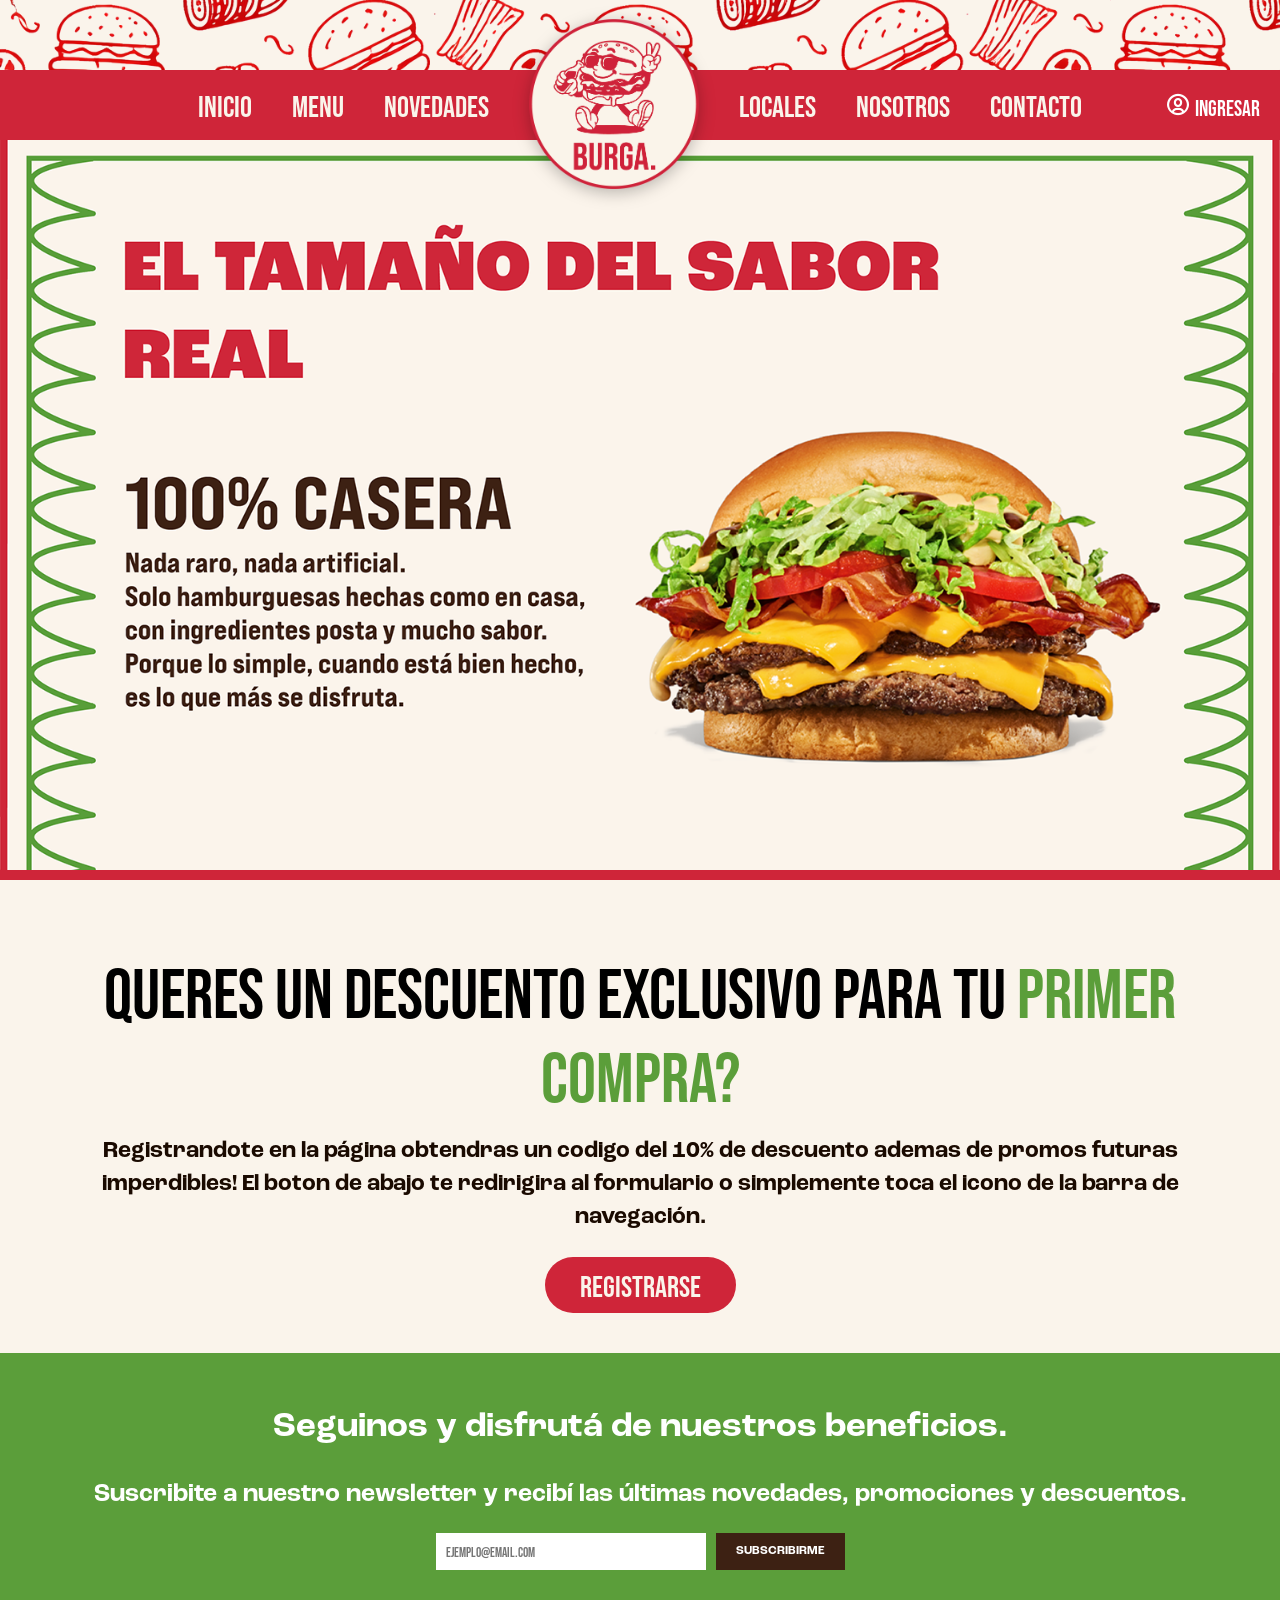
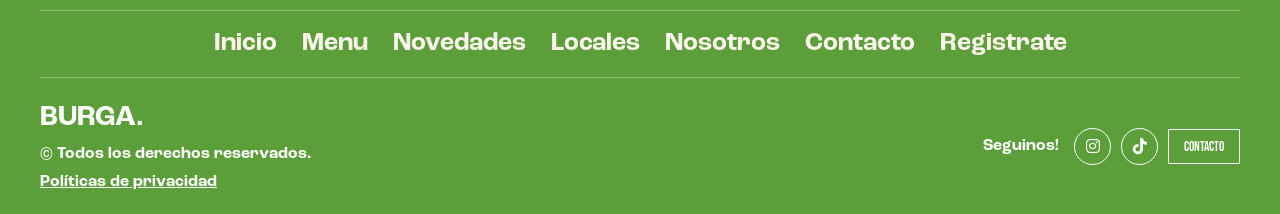
<file: index.html>
<!DOCTYPE html>
<html lang="es">
<head>
  <link rel="stylesheet" href="styles.css">
  <meta charset="UTF-8">
  <meta name="viewport" content="width=device-width, initial-scale=1.0">
  <link rel="icon" type="image/png" sizes="32x32" href="img/logo.png">
  <link rel="stylesheet" href="https://cdnjs.cloudflare.com/ajax/libs/font-awesome/6.5.0/css/all.min.css">
  <link href="https://unpkg.com/boxicons@2.1.4/css/boxicons.min.css" rel="stylesheet">
  <title>BURGA.</title>
</head>
<body>
  <header>
    <div class="backgroundback"></div>
    <div class="navhead">
      <nav class="nav1">
        <a href="index.html" class="home">INICIO</a>
        <a href="menu.html" class="home">MENU</a>
        <a href="novedades.html" class="home">NOVEDADES</a>
        <a href="index.html" class="logoarriba">
          <img src="img/logo.png" alt="Logo Burga">
        </a>
        <a href="locales.html" class="home">LOCALES</a>
        <a href="nosotros.html" class="home">NOSOTROS</a>
        <a href="contacto.html" class="home">CONTACTO</a>
        <a href="login.html" class="login-btn">
          <i class="bx bx-user-circle"></i>
          <span>INGRESAR</span>
        </a>
      </nav>
    </div>
  </header>

  <div class="medio">
    <a href="menu.html">
      <img src="img/promo.png" alt="promocion">
    </a>
  </div>

  <hr class="linearoja">

  <div class="promocion">
    <h1 class="titular">
      QUERES UN DESCUENTO EXCLUSIVO PARA TU <span style="color: #5b9e3a;">PRIMER COMPRA?</span>
    </h1>
    <p class="mensajepromocion">
      Registrandote en la página obtendras un codigo del <span>10% de descuento</span> ademas de promos futuras imperdibles!
      El boton de abajo te redirigira al formulario o simplemente toca el icono de la barra de navegación.
    </p>
    <a href="formulario.html">
      <button class="btn-registrar">REGISTRARSE</button>
    </a>
  </div>

  <footer class="footer">
    <div class="footer-newsletter">
      <h2>Seguinos y disfrutá de nuestros beneficios.</h2>
      <p>Suscribite a nuestro newsletter y recibí las últimas novedades, promociones y descuentos.</p>
      <div class="newsletter-form">
        <input type="email" id="contacto" placeholder="EJEMPLO@EMAIL.COM">
        <button onclick="suscribirse()">SUBSCRIBIRME</button>
      </div>
    </div>
    <div class="footer-nav">
      <ul>
        <li><a href="index.html" class="botnav">Inicio</a></li>
        <li><a href="menu.html" class="botnav">Menu</a></li>
        <li><a href="novedades.html" class="botnav">Novedades</a></li>
        <li><a href="locales.html" class="botnav">Locales</a></li>
        <li><a href="nosotros.html" class="botnav">Nosotros</a></li>
        <li><a href="contacto.html" class="botnav">Contacto</a></li>
        <li><a href="formulario.html" class="botnav">Registrate</a></li>
      </ul>
    </div>
    <div class="footer-bottom">
      <div class="footer-left">
        <h3>BURGA.</h3>
        <p>© Todos los derechos reservados.</p>
        <a href="#">Políticas de privacidad</a>
      </div>
      <div class="footer-right">
        <span class="seguinos">Seguinos!</span>
        <div class="socials">
          <a href="https://www.instagram.com/burgaa.oficial" target="_blank">
            <i class="fab fa-instagram"></i>
          </a>
          <a href="#Tik Tok"><i class="fab fa-tiktok"></i></a>
          <button class="btn-outline">CONTACTO</button>
        </div>
      </div>
    </div>
  </footer>

  <script src="https://code.jquery.com/jquery-3.7.1.min.js"></script>
  <script src="script.js"></script>
</body>
</html>
</file>
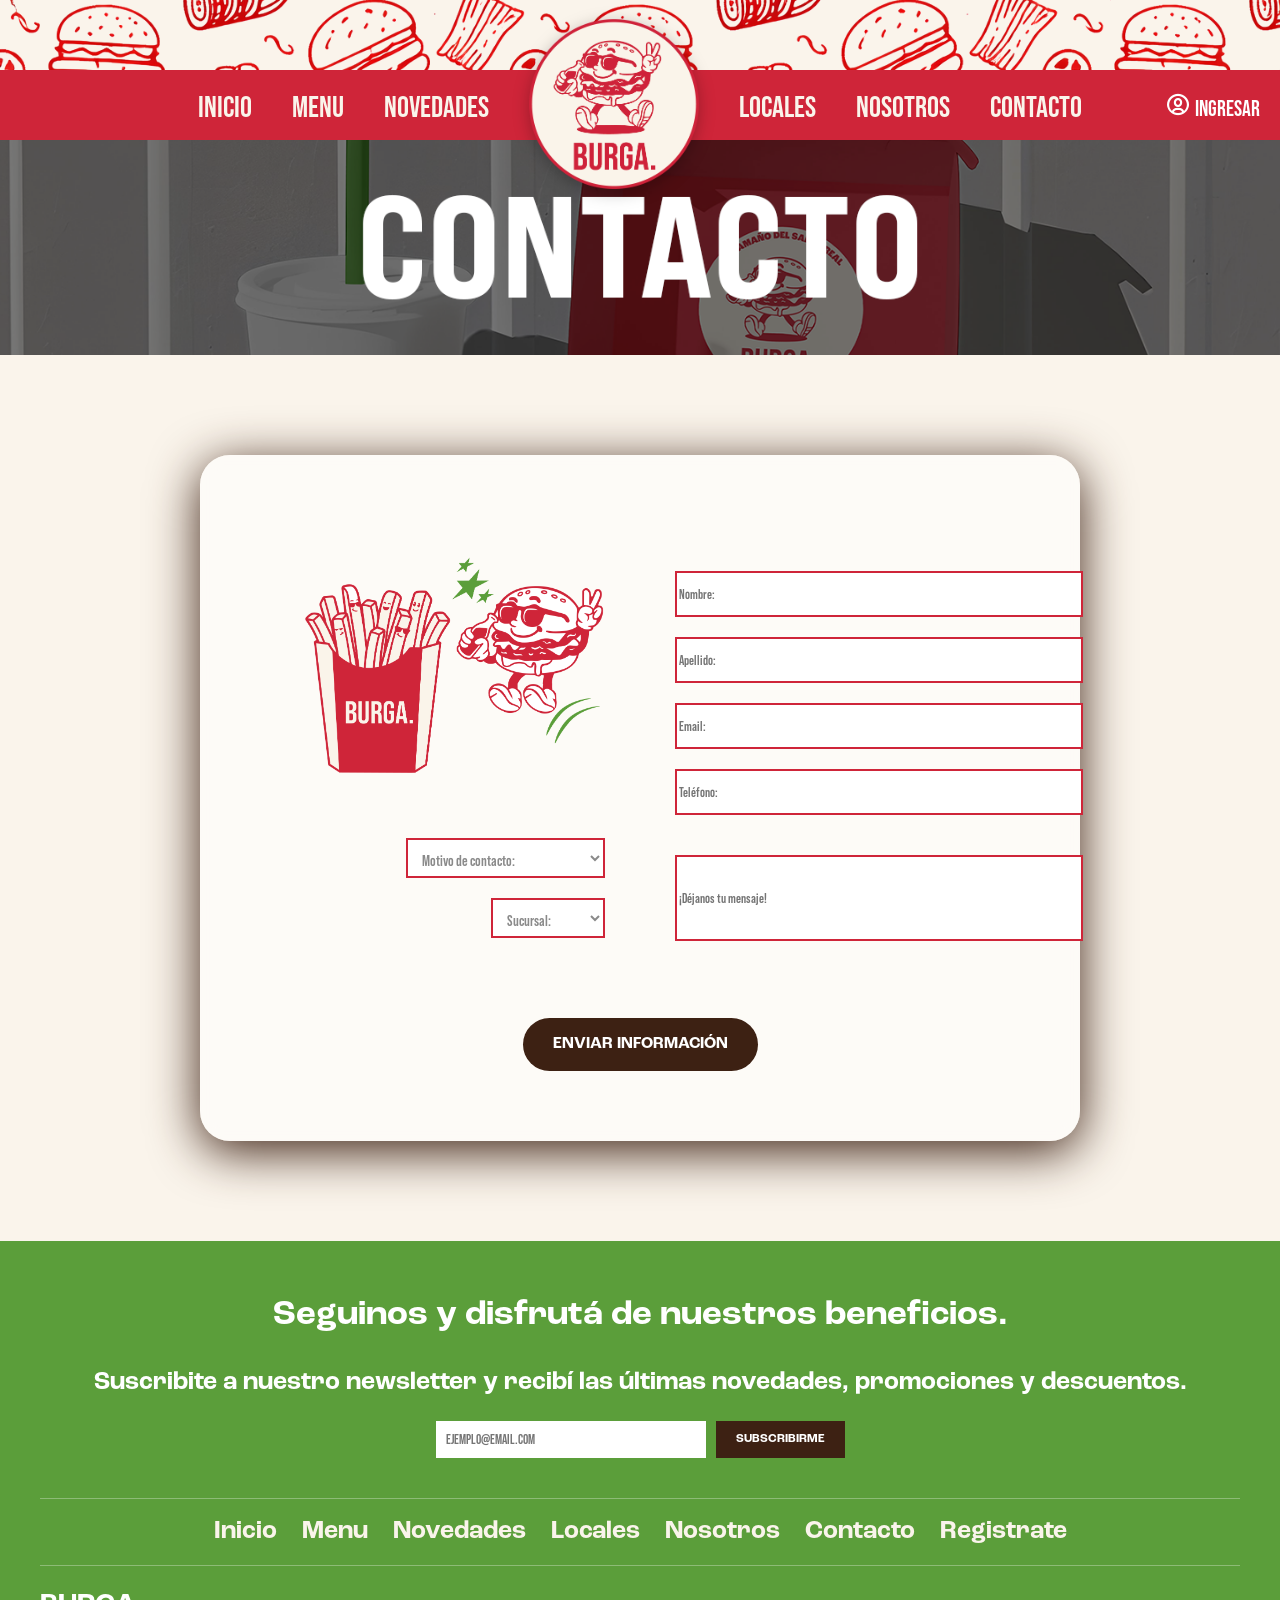
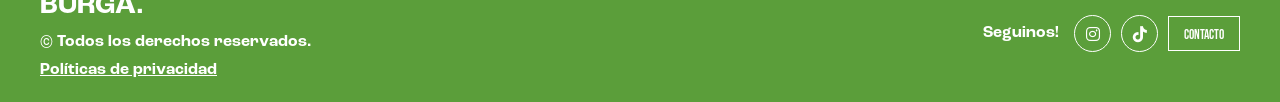
<file: contacto.html>
<!DOCTYPE html>
<html lang="es">
<head>
  <link rel="stylesheet" href="styles.css">
  <meta charset="UTF-8">
  <meta name="viewport" content="width=device-width, initial-scale=1.0">
  <link rel="icon" type="image/png" sizes="32x32" href="img/logo.png">
  <link rel="stylesheet" href="https://cdnjs.cloudflare.com/ajax/libs/font-awesome/6.5.0/css/all.min.css">
  <link href="https://unpkg.com/boxicons@2.1.4/css/boxicons.min.css" rel="stylesheet">
  <title>BURGA. — Contacto</title>
</head>
<body class="contacto-full">

  <header>
    <div class="backgroundback"></div>
    <div class="navhead">
      <nav class="nav1">
        <a href="index.html" class="home">INICIO</a>
        <a href="menu.html" class="home">MENU</a>
        <a href="novedades.html" class="home">NOVEDADES</a>
        <a href="index.html" class="logoarriba">
          <img src="img/logo.png" alt="Logo Burga">
        </a>
        <a href="locales.html" class="home">LOCALES</a>
        <a href="nosotros.html" class="home">NOSOTROS</a>
        <a href="contacto.html" class="home">CONTACTO</a>
        <a href="login.html" class="login-btn">
          <i class="bx bx-user-circle"></i>
          <span>INGRESAR</span>
        </a>
      </nav>
    </div>
  </header>

  <!-- Banner -->
  <div class="local">
    <img src="img/contacto.png" alt="Banner Contacto">
  </div>

  <div class="body-contacto">
    <div class="cajoncontacto">
      <div class="bodycontacto">

        <!-- Izquierda: imagen y selects -->
        <div class="izq">
          <div class="papitas">
            <img src="img/Papitas.png" alt="Papitas Contacto">
          </div>

          <div class="form1">
            <form>
              <select name="motivo" id="motivo">
                <option disabled selected hidden value="">Motivo de contacto:</option>
                <option value="proveedor">Ofrecer servicio como proveedor.</option>
                <option value="problema">Tuve un problema</option>
                <option value="otro">Otro motivo</option>
              </select>
            </form>
          </div>

          <div class="form1">
            <form>
              <select name="sucursal" id="sucursal">
                <option disabled selected hidden value="">Sucursal:</option>
                <option value="madero">Puerto Madero</option>
                <option value="belgrano">Belgrano</option>
              </select>
            </form>
          </div>
        </div>

        <!-- Derecha: inputs -->
        <div class="der">
          <div class="form1">
            <form>
              <input type="text" id="nombre" placeholder="Nombre:">
            </form>
          </div>
          <div class="form1">
            <form>
              <input type="text" id="apellido" placeholder="Apellido:">
            </form>
          </div>
          <div class="form1">
            <form>
              <input type="email" id="email" placeholder="Email:">
            </form>
          </div>
          <div class="form1">
            <form>
              <input type="number" id="numero" placeholder="Teléfono:">
            </form>
          </div>
          <div class="form2">
            <form>
              <input type="text" id="mensaje" placeholder="¡Déjanos tu mensaje!">
            </form>
          </div>
        </div>

      </div>

      <div class="enviarinfo">
        <button onclick="validarformulario()" id="btn-enviar">ENVIAR INFORMACIÓN</button>
      </div>
    </div>
  </div>

  <footer class="footer">
    <div class="footer-newsletter">
      <h2>Seguinos y disfrutá de nuestros beneficios.</h2>
      <p>Suscribite a nuestro newsletter y recibí las últimas novedades, promociones y descuentos.</p>
      <div class="newsletter-form">
        <input type="email" id="contacto" placeholder="EJEMPLO@EMAIL.COM">
        <button onclick="suscribirse()">SUBSCRIBIRME</button>
      </div>
    </div>

    <div class="footer-nav">
      <ul>
        <li><a href="index.html" class="botnav">Inicio</a></li>
        <li><a href="menu.html" class="botnav">Menu</a></li>
        <li><a href="novedades.html" class="botnav">Novedades</a></li>
        <li><a href="locales.html" class="botnav">Locales</a></li>
        <li><a href="nosotros.html" class="botnav">Nosotros</a></li>
        <li><a href="contacto.html" class="botnav">Contacto</a></li>
        <li><a href="formulario.html" class="botnav">Registrate</a></li>
      </ul>
    </div>

    <div class="footer-bottom">
      <div class="footer-left">
        <h3>BURGA.</h3>
        <p>© Todos los derechos reservados.</p>
        <a href="#">Políticas de privacidad</a>
      </div>
      <div class="footer-right">
        <span class="seguinos">Seguinos!</span>
        <div class="socials">
          <a href="https://www.instagram.com/burgaa.oficial" target="_blank">
            <i class="fab fa-instagram"></i>
          </a>
          <a href="#Tik Tok"><i class="fab fa-tiktok"></i></a>
          <button class="btn-outline">CONTACTO</button>
        </div>
      </div>
    </div>
  </footer>

  <script src="https://code.jquery.com/jquery-3.7.1.min.js"></script>
  <script src="script.js"></script>

</body>
</html>
</file>
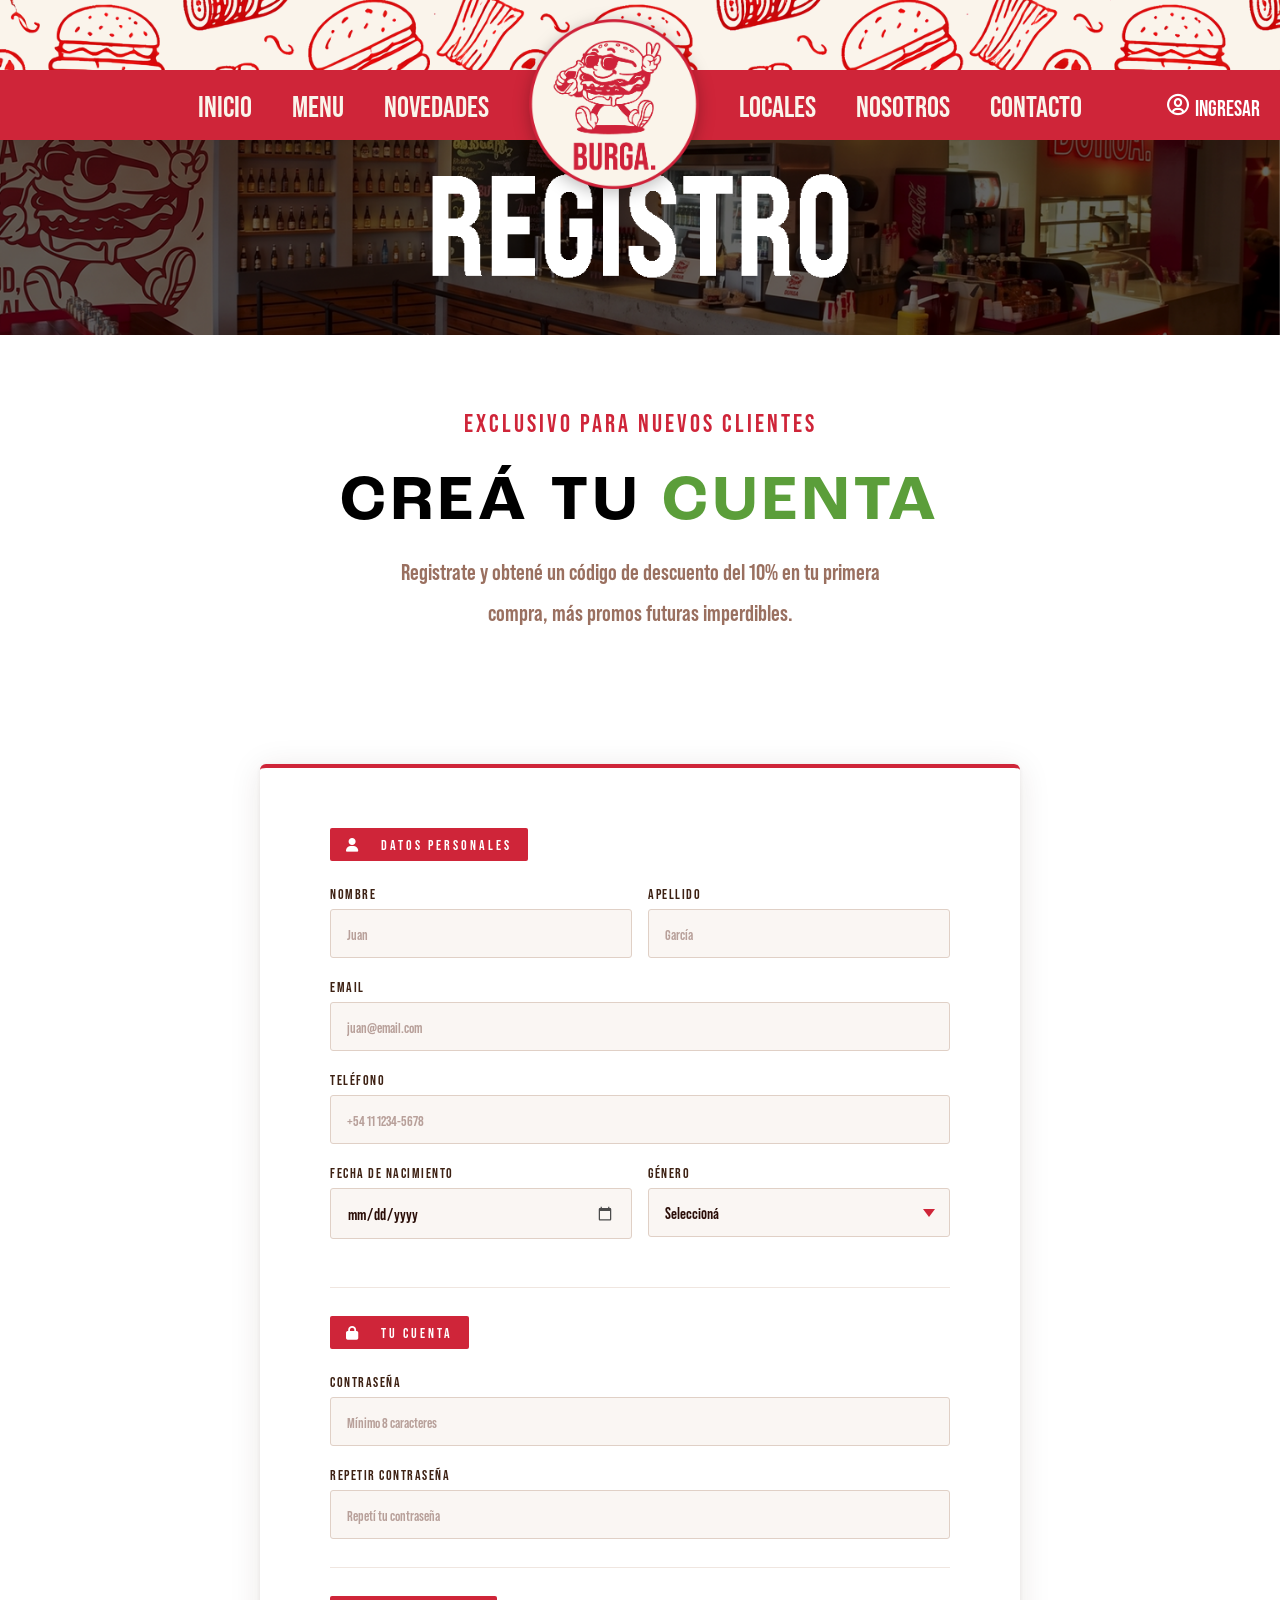
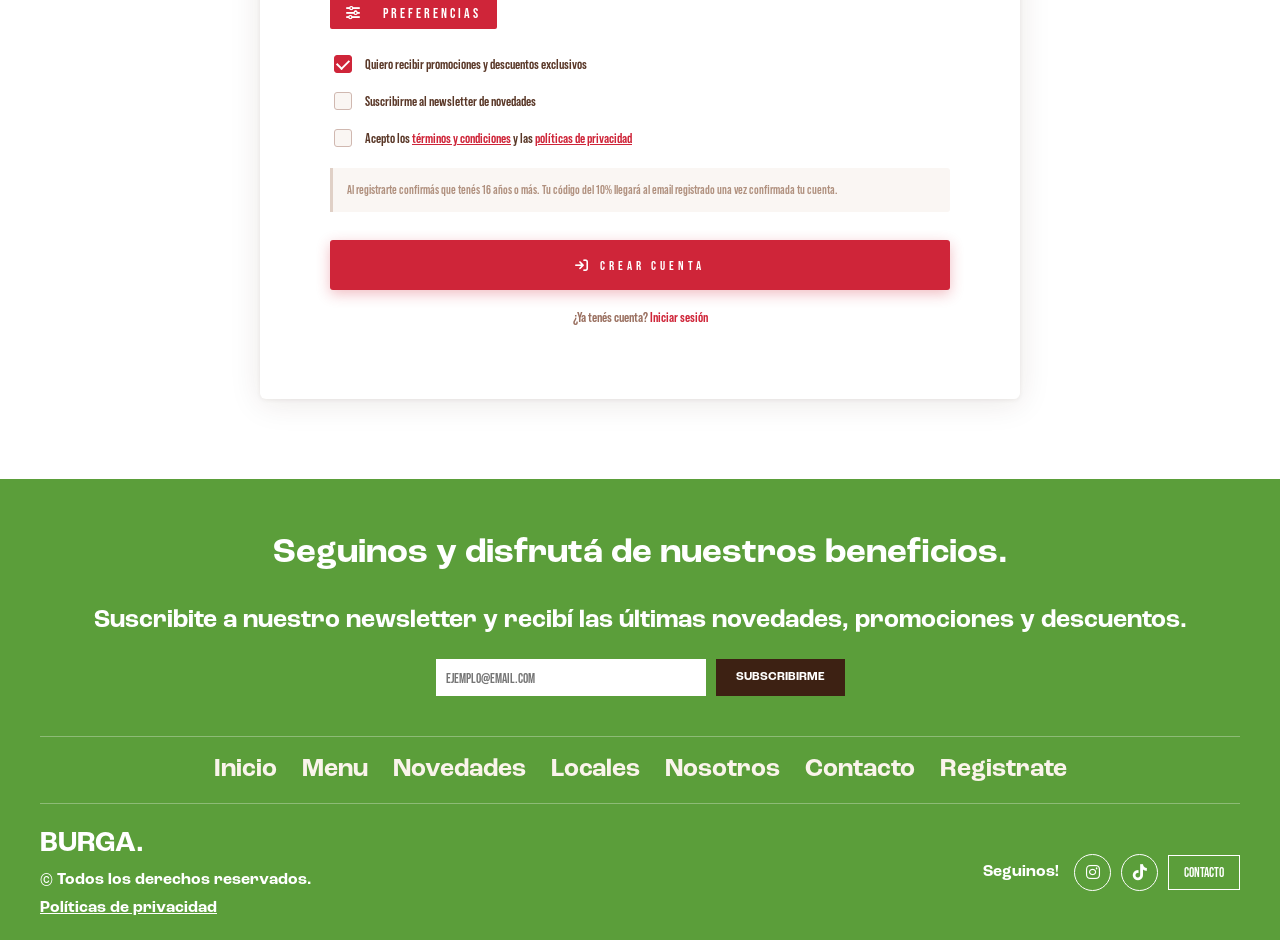
<file: formulario.html>
<!DOCTYPE html>
<html lang="es">
<head>
  <link rel="stylesheet" href="styles.css">
  <meta charset="UTF-8">
  <meta name="viewport" content="width=device-width, initial-scale=1.0">
  <link rel="icon" type="image/png" sizes="32x32" href="img/logo.png">
  <link rel="stylesheet" href="https://cdnjs.cloudflare.com/ajax/libs/font-awesome/6.5.0/css/all.min.css">
  <link href="https://unpkg.com/boxicons@2.1.4/css/boxicons.min.css" rel="stylesheet">
  <title>BURGA. — Registrate</title>
</head>
<body>
  <header>
    <div class="backgroundback"></div>
    <div class="navhead">
      <nav class="nav1">
        <a href="index.html" class="home">INICIO</a>
        <a href="menu.html" class="home">MENU</a>
        <a href="novedades.html" class="home">NOVEDADES</a>
        <a href="index.html" class="logoarriba">
          <img src="img/logo.png" alt="Logo Burga">
        </a>
        <a href="locales.html" class="home">LOCALES</a>
        <a href="nosotros.html" class="home">NOSOTROS</a>
        <a href="contacto.html" class="home">CONTACTO</a>
        <a href="login.html" class="login-btn">
          <i class="bx bx-user-circle"></i>
          <span>INGRESAR</span>
        </a> 
      </nav>
    </div>
  </header>

<div class="formulario">
  <img src="img/registro1.png" alt="Banner Registro">
</div>

<div class="form-hero">
    <span class="hero-badge">Exclusivo para nuevos clientes</span>
    <h1>CREÁ TU <span>CUENTA</span></h1>
    <p>Registrate y obtené un código de descuento del 10% en tu primera compra, más promos futuras imperdibles.</p>
</div>

<div class="bodyformulario">

    <div id="formContenedor" class="form-contenedor">
      <div class="cajonformulario">

        <span class="sec-titulo"><i class="fa-solid fa-user"></i>&nbsp; Datos personales</span>

        <div class="fila-dos">
          <div class="campo-form">
            <label for="nombre">Nombre</label>
            <input type="text" id="nombre" name="nombre" placeholder="Juan" autocomplete="given-name">
            <p class="error-msg" id="err-nombre">Campo requerido</p>
          </div>
          <div class="campo-form">
            <label for="apellido">Apellido</label>
            <input type="text" id="apellido" name="apellido" placeholder="García" autocomplete="family-name">
            <p class="error-msg" id="err-apellido">Campo requerido</p>
          </div>
        </div>

        <div class="campo-form">
          <label for="email">Email</label>
          <input type="email" id="email" name="email" placeholder="juan@email.com" autocomplete="email">
          <p class="error-msg" id="err-email">Ingresá un email válido</p>
        </div>

        <div class="campo-form">
          <label for="telefono">Teléfono</label>
          <input type="tel" id="telefono" name="telefono" placeholder="+54 11 1234-5678" autocomplete="tel">
        </div>

        <div class="fila-dos">
          <div class="campo-form">
            <label for="fecha">Fecha de nacimiento</label>
            <input type="date" id="fecha" name="fecha" autocomplete="bday">
          </div>
          <div class="campo-form">
            <label for="genero">Género</label>
            <select id="genero" name="genero">
              <option value="" disabled selected>Seleccioná</option>
              <option value="masculino">Masculino</option>
              <option value="femenino">Femenino</option>
              <option value="no_binario">No binario</option>
              <option value="prefiero_no_decir">Prefiero no decir</option>
            </select>
          </div>
        </div>

        <div class="divisor-form"></div>

        <span class="sec-titulo"><i class="fa-solid fa-lock"></i>&nbsp; Tu cuenta</span>

        <div class="campo-form">
          <label for="password">Contraseña</label>
          <input type="password" id="password" name="password" placeholder="Mínimo 8 caracteres" autocomplete="new-password">
          <p class="error-msg" id="err-password">La contraseña debe tener al menos 8 caracteres</p>
        </div>

        <div class="campo-form">
          <label for="password2">Repetir contraseña</label>
          <input type="password" id="password2" name="password2" placeholder="Repetí tu contraseña" autocomplete="new-password">
          <p class="error-msg" id="err-password2">Las contraseñas no coinciden</p>
        </div>

        <div class="divisor-form"></div>

        <span class="sec-titulo"><i class="fa-solid fa-sliders"></i>&nbsp; Preferencias</span>

        <div class="check-grupo">
          <label class="check-item">
            <input type="checkbox" id="chkPromo" name="promo" checked>
            <span class="check-label">Quiero recibir promociones y descuentos exclusivos</span>
          </label>
          <label class="check-item">
            <input type="checkbox" id="chkNews" name="newsletter">
            <span class="check-label">Suscribirme al newsletter de novedades</span>
          </label>
          <label class="check-item">
            <input type="checkbox" id="chkTyc" name="tyc">
            <span class="check-label">
              Acepto los <a href="#">términos y condiciones</a> y las <a href="#">políticas de privacidad</a>
            </span>
          </label>
        </div>
        <p class="error-msg" id="err-tyc" style="margin-top:8px;">Tenés que aceptar los términos para continuar</p>

        <p class="texto-legal">
          Al registrarte confirmás que tenés 16 años o más. Tu código del 10% llegará al email registrado una vez confirmada tu cuenta.
        </p>

        <button class="btn-registrar-form" onclick="registrar()">
          <i class="fa-solid fa-arrow-right-to-bracket" style="margin-right:8px;"></i>CREAR CUENTA
        </button>

        <p class="link-login">¿Ya tenés cuenta? <a href="login.html">Iniciar sesión</a></p>

      </div>
    </div>

    
    <div class="exito-box" id="exitoBox">
      <div class="exito-icono">✓</div>
      <div class="exito-titulo" id="exito-titulo">¡BIENVENIDO/A!</div>
      <p class="exito-texto">
        Tu cuenta fue creada con éxito. Te enviamos el código de descuento al email registrado. ¡Usalo en tu primera orden!
      </p>
      <div class="cupon-box">BURGA10</div>
      <p class="cupon-hint">10% de descuento en el total de tu compra!</p>
    </div>

  </div>

  <footer class="footer">
    <div class="footer-newsletter">
      <h2>Seguinos y disfrutá de nuestros beneficios.</h2>
      <p>Suscribite a nuestro newsletter y recibí las últimas novedades, promociones y descuentos.</p>
      <div class="newsletter-form">
        <input type="email" id="contacto" placeholder="EJEMPLO@EMAIL.COM">
        <button onclick="suscribirse()">SUBSCRIBIRME</button>
      </div>
    </div>

    <div class="footer-nav">
      <ul>
        <li><a href="index.html" class="botnav">Inicio</a></li>
        <li><a href="menu.html" class="botnav">Menu</a></li>
        <li><a href="novedades.html" class="botnav">Novedades</a></li>
        <li><a href="locales.html" class="botnav">Locales</a></li>
        <li><a href="nosotros.html" class="botnav">Nosotros</a></li>
        <li><a href="contacto.html" class="botnav">Contacto</a></li>
        <li><a href="formulario.html" class="botnav">Registrate</a></li>  
      </ul>
    </div>

    <div class="footer-bottom">
      <div class="footer-left">
        <h3>BURGA.</h3>
        <p>© Todos los derechos reservados.</p>
        <a href="#">Políticas de privacidad</a>
      </div>
      <div class="footer-right">
        <span class="seguinos">Seguinos!</span>
        <div class="socials">
          <a href="https://www.instagram.com/burgaa.oficial" target="_blank">
            <i class="fab fa-instagram"></i>
          </a>
          <a href="#TikTok"><i class="fab fa-tiktok"></i></a>
          <button class="btn-outline">CONTACTO</button>
        </div>
      </div>
    </div>
  </footer>

  <script src="script.js"></script>
</body>
</html>
</file>
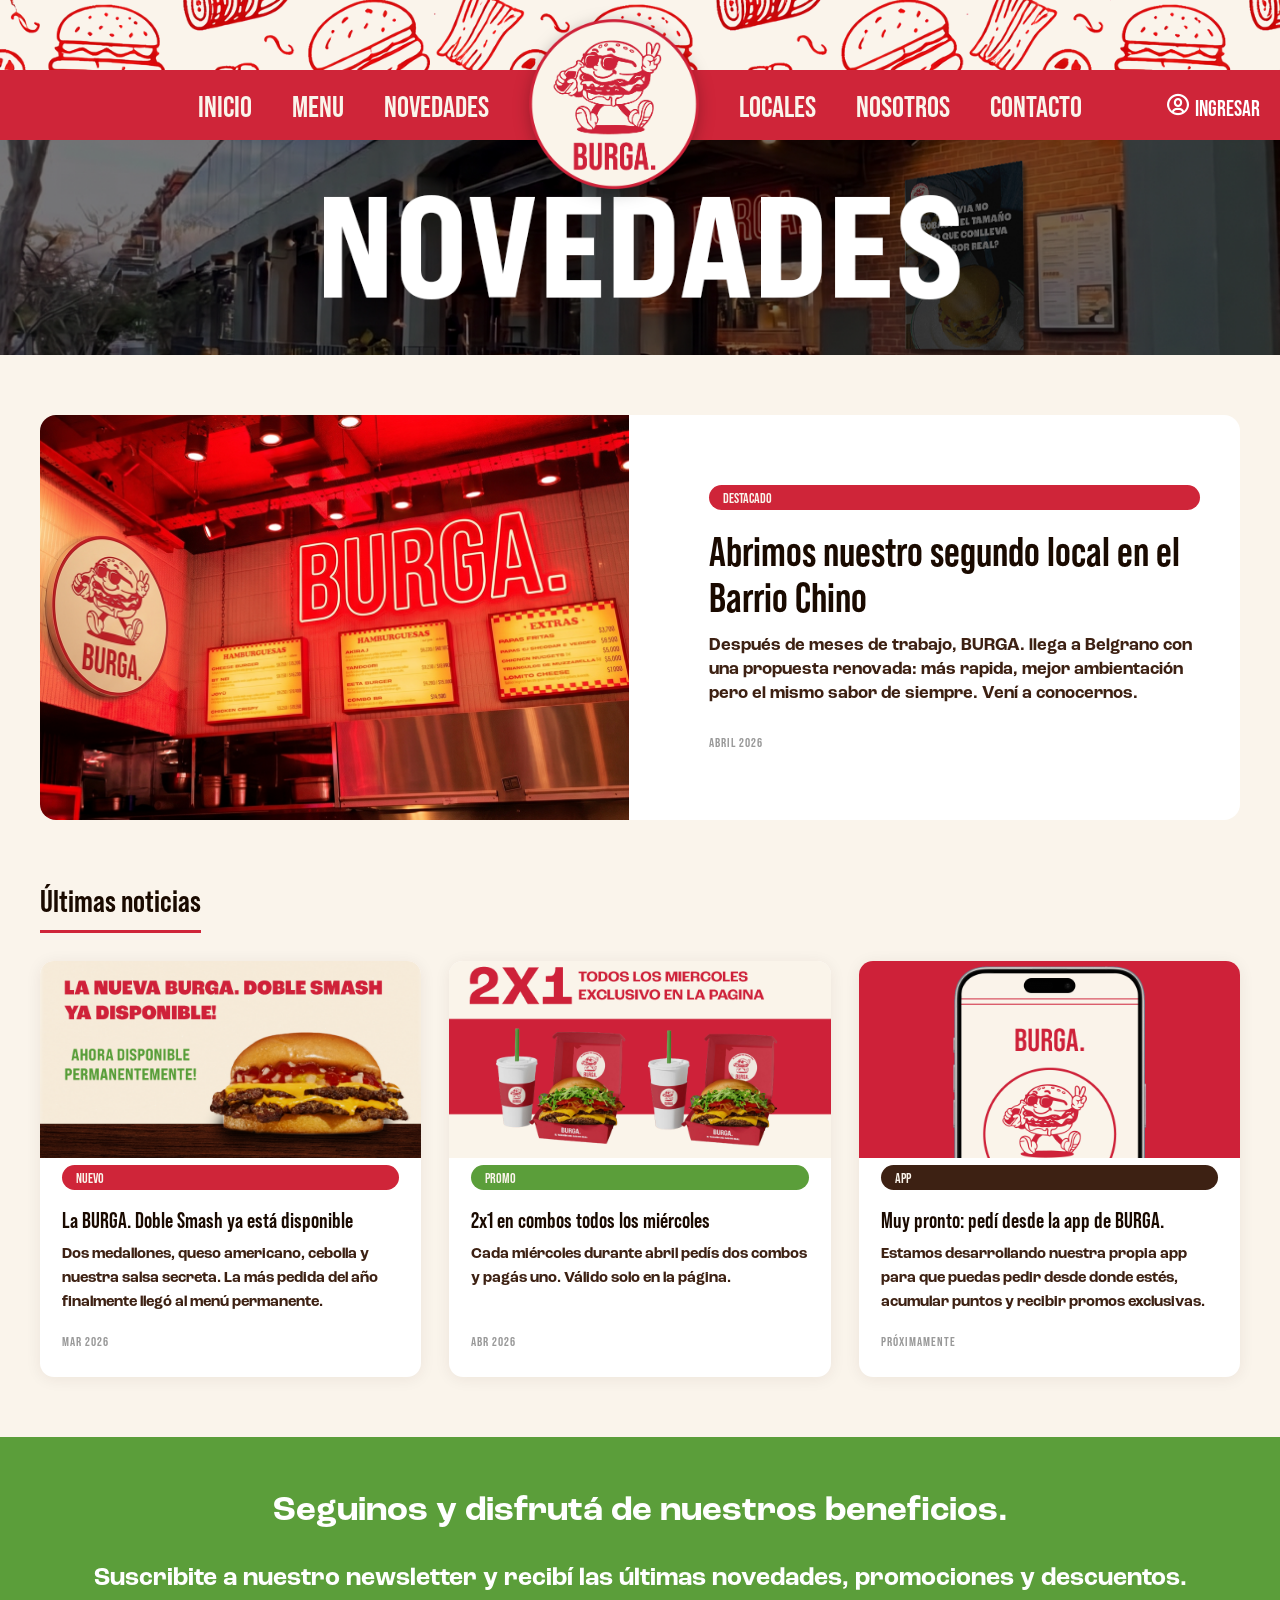
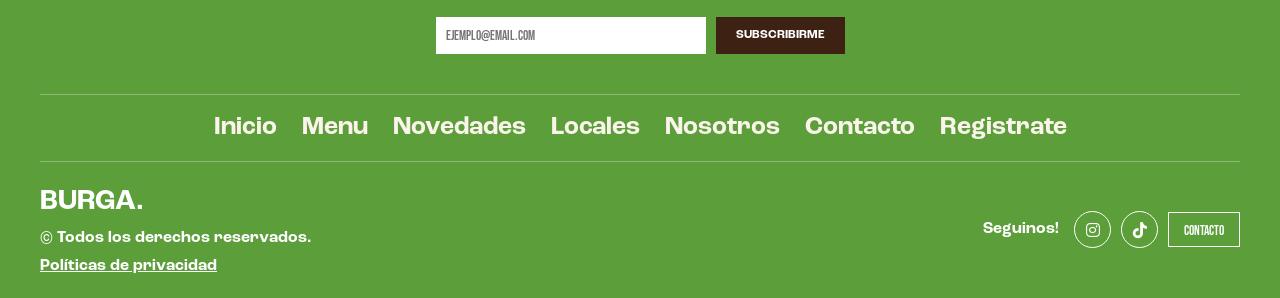
<file: novedades.html>
<!DOCTYPE html>
<html lang="es">
<head>
  <link rel="stylesheet" href="styles.css">
  <meta charset="UTF-8">
  <meta name="viewport" content="width=device-width, initial-scale=1.0">
  <link rel="icon" type="image/png" sizes="32x32" href="img/logo.png">
  <link rel="stylesheet" href="https://cdnjs.cloudflare.com/ajax/libs/font-awesome/6.5.0/css/all.min.css">
  <link href="https://unpkg.com/boxicons@2.1.4/css/boxicons.min.css" rel="stylesheet">
  <title>BURGA. — Novedades</title>
</head>
<body>
  <header>
    <div class="backgroundback"></div>
    <div class="navhead">
      <nav class="nav1">
        <a href="index.html" class="home">INICIO</a> 
        <a href="menu.html" class="home">MENU</a>
        <a href="novedades.html" class="home">NOVEDADES</a>
        <a href="index.html" class="logoarriba">
          <img src="img/logo.png" alt="Logo Burga">
        </a>
        <a href="locales.html" class="home">LOCALES</a>
        <a href="nosotros.html" class="home">NOSOTROS</a>
        <a href="contacto.html" class="home">CONTACTO</a>
        <a href="login.html" class="login-btn">
          <i class="bx bx-user-circle"></i>
          <span>INGRESAR</span>
        </a> 
      </nav>
    </div>
  </header>  

<div class="local">
  <img src="img/novedades.png" alt="Banner Novedades">
</div>

  <div class="bodynovedades">

    <div class="nota-destacada">
      <div class="notaimgizq"> <img src="img/novedad.png" class="imagennota"></div>
      <div class="destacada-texto">
        <span class="titulonovedad">DESTACADO</span>
        <h2>Abrimos nuestro segundo local en el Barrio Chino</h2>
        <p>Después de meses de trabajo, BURGA. llega a Belgrano con una propuesta renovada: más rapida, mejor ambientación pero el mismo sabor de siempre. Vení a conocernos.</p>
        <span class="fecha">ABRIL 2026</span>
      </div>
    </div>

    <h2 class="grilla-titulo">Últimas noticias</h2>
    <div class="cards-grilla">

      <div class="card-novedad">
        <div class="imagenbloque"><img src="img/burgasmash.png" class="imagennota"></div>
        <div class="card-contenido">
          <span class="titulonovedad">NUEVO</span>
          <h3>La BURGA. Doble Smash ya está disponible</h3>
          <p>Dos medallones, queso americano, cebolla y nuestra salsa secreta. La más pedida del año finalmente llegó al menú permanente.</p>
          <div class="card-footer">
            <span class="fecha">MAR 2026</span>
          </div>
        </div>
      </div>

      <div class="card-novedad">
        <div class="imagenbloque"><img src="img/promocion.png" class="imagennota"></div>
        <div class="card-contenido">
          <span class="titulonovedad" style="background: #5b9e3a;">PROMO</span>
          <h3>2x1 en combos todos los miércoles</h3>
          <p>Cada miércoles durante abril pedís dos combos y pagás uno. Válido solo en la página.</p>
          <div class="card-footer">
            <span class="fecha">ABR 2026</span>
          </div>
        </div>
      </div>

      <div class="card-novedad">
        <div class="imagenbloque"><img src="img/burgaapp.png" class="imagennota"></div>
        <div class="card-contenido">
          <span class="titulonovedad" style="background:#3D2113;">APP</span>
          <h3>Muy pronto: pedí desde la app de BURGA.</h3>
          <p>Estamos desarrollando nuestra propia app para que puedas pedir desde donde estés, acumular puntos y recibir promos exclusivas.</p>
          <div class="card-footer">
            <span class="fecha">PRÓXIMAMENTE</span>
          </div>
        </div>
      </div>

    </div>


  </div>

    <footer class="footer">

  <div class="footer-newsletter">
    <h2>Seguinos y disfrutá de nuestros beneficios.</h2>
    <p>Suscribite a nuestro newsletter y recibí las últimas novedades, promociones y descuentos.</p>

    <div class="newsletter-form">
      <input type="email" id="contacto" placeholder="EJEMPLO@EMAIL.COM">
      <button onclick="suscribirse()">SUBSCRIBIRME</button>
      <script src="script.js"></script>
    </div>
  </div>

  
  <div class="footer-nav">
<ul>
  <li><a href="index.html" class="botnav">Inicio</a></li>
  <li><a href="menu.html" class="botnav">Menu</a></li>
  <li><a href="novedades.html" class="botnav">Novedades</a></li>
  <li><a href="locales.html" class="botnav">Locales</a></li>
  <li><a href="nosotros.html" class="botnav">Nosotros</a></li>
  <li><a href="contacto.html" class="botnav">Contacto</a></li>
  <li><a href="formulario.html" class="botnav">Registrate</a></li> 
</ul>
  </div>


  <div class="footer-bottom">
    <div class="footer-left">
      <h3>BURGA.</h3>
      <p>© Todos los derechos reservados.</p>
      <a href="#">Políticas de privacidad</a>
    </div>

  <div class="footer-right">

  <span class="seguinos">Seguinos!</span>

  <div class="socials">
    <a href="https://www.instagram.com/burgaa.oficial" target="_blank">
  <i class="fab fa-instagram"></i>
    </a>
    <a href="#Tik Tok"><i class="fab fa-tiktok"></i></a>
    <button class="btn-outline">CONTACTO</button>
  </div>
  </div>

</footer>
</body>
</html>
</file>
<file: styles.css>
@font-face {
    font-family: 'burga';
    src: url('fonts/font burga.otf') format('truetype');
}

@font-face {
    font-family: 'logotipo';
    src: url('fonts/font logotipo.otf') format('opentype');
}

/* ===================== BASE ===================== */

html, body {
    margin: 0;
    padding: 0;
    width: 100%;
    overflow-x: hidden;
}

body {
    background: #FAF4EB;
    margin: 0;
    position: relative;
    font-family: 'burga', sans-serif;
}

input,
select,
button,
textarea {
    font-family: 'burga', sans-serif;
}

h1 {
    text-align: center;
    font-family: 'burga';
    font-size: 90px;
    margin-top: 0%;
}

p {
    color: white;
}

/* ===================== HEADER / NAV ===================== */

header {
    display: block;
    height: 70px;
    position: relative;
}

.backgroundback {
    background: url("img/placeholder\ burga.png");
    background-position: top;
    background-size: cover;
    background-repeat: no-repeat;
    position: sticky;
    top: 0;
    left: 0;
    width: 100%;
    height: 70px;
}

.navhead {
    display: flex;
    position: absolute;
    background-color: #cf2539;
    height: 70px;
    width: 100%;
    align-items: center;
    justify-content: center;
    overflow: visible;
    z-index: 100;
}

.nav1 {
    display: flex;
    align-items: center;
    justify-content: center;
    gap: 40px;
    font-family: 'burga';
    overflow: visible;
}

.nav1 a {
    transition: transform 0.3s ease;
    display: inline-block;
}

.nav1 a:hover {
    transform: scale(1.2);
}

.logoarriba {
    position: relative;
    z-index: 101;
    display: flex;
    align-items: center;
    justify-content: center;
}

.logoarriba img {
    width: 170px;
    height: auto;
    position: relative;
    filter: drop-shadow(0 4px 8px rgba(0,0,0,0.25));
}

.home {
    font-size: 30px;
    color: #FAF4EB;
    text-decoration: none;
}

/* Botón de login */
.login-btn {
    display: flex;
    align-items: center;
    gap: 6px;
    text-decoration: none;
    color: white;
    font-family: 'burga', sans-serif;
    font-size: 22px;
    font-weight: 700;
    white-space: nowrap;
    transition: 0.3s ease;
    line-height: 1;
    position: absolute;
    right: 20px;
}

.login-btn i {
    font-size: 26px;
    display: inline-flex;
    align-items: center;
    line-height: 1;
}

.login-btn:hover {
    opacity: 0.8;
}

/* ===================== GENERAL UI ===================== */

.linearoja {
    margin-top: 0px;
    background-color: #cf2539;
    height: 10px;
    width: 100%;
    border: none;
}

.promocion {
    display: flex;
    flex-direction: column;
    align-items: center;
    text-align: center;
    padding: 40px 20px;
}

.mensajepromocion {
    color: #1a0a00;
    margin-top: 4px;
    font-family: 'logotipo';
    font-size: 23px;
    text-align: center;
    margin-left: 70px;
    margin-right: 70px;
}

.titular {
    margin-top: 20px;
    font-family: 'burga';
    font-size: 70px;
    margin-bottom: 15px;
}

.btn-registrar {
    align-content: center;
    border: #CF2539;
    border-radius: 50px;
    background-color: #CF2539;
    padding: 10px 35px;
    margin: 0px;
    cursor: pointer;
    font-family: 'burga';
    color: #FAF4EB;
    font-size: 30px;
}

.btn-registrar:hover {
    transform: translateY(-6px);
    box-shadow: 0 15px 25px rgba(207, 37, 57, 0.2);
}

.medio img {
    margin: 0;
    width: 100%;
    height: fit-content;
    margin-top: 40px;
    display: block;
}

/* ===================== FOOTER ===================== */

.footer {
    background-color: #5b9e3a;
    color: white;
    font-family: 'logotipo';
    padding: 20px 40px;
}

.footer-newsletter {
    text-align: center;
    margin-bottom: 40px;
}

.footer-newsletter h2 {
    font-size: 35px;
    margin-bottom: 10px;
}

.footer-newsletter p {
    font-size: 25px;
    margin-bottom: 20px;
}

.newsletter-form {
    display: flex;
    justify-content: center;
    gap: 10px;
}

.newsletter-form input {
    padding: 10px;
    width: 250px;
    border: none;
    outline: none;
}

.newsletter-form button {
    color: white;
    border: none;
    padding: 10px 20px;
    cursor: pointer;
    background-color: #3D2113;
    font-family: 'logotipo';
    font-size: 12px;
}

.footer-nav {
    border-top: 1px solid rgba(255,255,255,0.3);
    border-bottom: 1px solid rgba(255,255,255,0.3);
    padding: 15px 0;
    margin-bottom: 20px;
}

.footer-nav ul {
    display: flex;
    justify-content: center;
    flex-wrap: wrap;
    gap: 25px;
    list-style: none;
    padding: 0;
    margin: 0;
    font-size: 20px;
}

.footer-bottom {
    display: flex;
    justify-content: space-between;
    flex-wrap: wrap;
    align-items: center;
}

.footer-left h3 {
    font-size: 28px;
    margin: 0;
}

.footer-left p {
    font-size: 16px;
    margin: 5px 0;
}

.footer-left a {
    font-size: 16px;
    color: white;
    text-decoration: underline;
}

.footer-right {
    display: flex;
    align-items: center;
    gap: 15px;
}

.socials {
    display: flex;
    align-items: center;
    gap: 10px;
}

.socials a {
    border: 1px solid white;
    border-radius: 50%;
    width: 35px;
    height: 35px;
    display: flex;
    gap: 8px;
    align-items: center;
    justify-content: center;
    text-decoration: none;
    color: white;
    font-size: 16px;
    transition: all 0.3s ease;
}

.socials a:hover {
    background: white;
    color: #CF2539;
    transform: scale(1.1);
}

.botnav {
    font-size: 25px;
    color: #FAF4EB;
    text-decoration: none;
}

.btn-outline {
    background: transparent;
    border: 1px solid white;
    color: white;
    padding: 8px 15px;
    cursor: pointer;
    display: flex;
    align-items: center;
    height: 35px;
    transition: transform 0.3s ease;
}

.btn-outline:hover {
    transform: scale(1.08);
}

.seguinos {
    font-family: 'logotipo';
}

/* ===================== LOCALES ===================== */

.localizq {
    flex: 1;
    margin-top: 20px;
}

.localder {
    flex: 1;
}

.localder img {
    border-radius: 50px;
}

.local img {
    margin: 0;
    width: 100%;
    display: block;
    max-height: 320px;
    object-fit: cover;
    margin-top: 20px;
}

.local2 {
    font-family: 'logotipo';
    font-size: 60px;
    line-height: 44px;
    align-items: center;
    position: relative;
    margin-bottom: 5px;
    margin-top: 20px;
}

.subtextolocal {
    text-align: center;
    color: #3D2113;
    font-family: 'burga';
    font-size: 30px;
}

.localprimero {
    display: flex;
    gap: 40px;
    padding: 30px 40px;
    margin: 40px 80px;
    border-radius: 30px;
    background: rgba(255, 255, 255, 0.6);
    backdrop-filter: blur(10px);
    border: 1px solid rgba(0,0,0,0.05);
    transition: all 0.3s ease;
}

.localprimero:hover {
    transform: translateY(-6px);
    box-shadow: 0 15px 50px #CF2539;
}

.localtexto {
    font-family: 'burga';
    font-size: 30px;
    margin-bottom: 0px;
    padding: 0;
}

.localtexto h2 {
    margin: 0;
    padding: 0;
}

.ubicacionlocal a {
    color: #3D2113;
    opacity: 50%;
    text-decoration: none;
    font-family: 'burga';
    font-size: 20px;
    padding: 0;
    transition: all 0.3s ease;
}

.ubicacionlocal h3 {
    margin: 0;
    padding: 0;
}

.ubicacionlocal {
    margin-top: 0px;
}

.ubicacionlocal a:hover {
    opacity: 1;
    text-decoration: underline;
}

.itemslocal {
    display: flex;
    gap: 20px;
}

.itemslocal img {
    margin-top: 2px;
    width: 30px;
    height: 30px;
}

.itemslocal p {
    color: #3D2113;
    font-family: 'burga';
    font-size: 20px;
    padding: 0;
    margin-top: 2px;
    margin-bottom: 10px;
}

.bodylocal {
    background-color: #FAF4EB;
    padding: 40px 20px;
}

.botonpedirlocal {
    cursor: pointer;
    width: 150px;
    height: 40px;
    border-radius: 50px;
    background-color: #F0D9B5;
    border: none;
    text-decoration: none;
    color: #3D2113;
    font-family: 'burga';
    font-size: 20px;
    display: inline-block;
    text-align: center;
    line-height: 40px;
}

/* ===================== NOVEDADES ===================== */

.bodynovedades {
    max-width: 1200px;
    margin: 0 auto;
    padding: 60px 40px;
}

.nota-destacada {
    display: flex;
    gap: 40px;
    background: #fff;
    border-radius: 16px;
    overflow: hidden;
    margin-bottom: 60px;
    transition: transform 0.25s ease, box-shadow 0.25s ease;
}

.nota-destacada:hover {
    transform: translateY(-6px);
    box-shadow: 0 8px 32px rgba(61,33,19,0.13);
}

.notaimgizq {
    flex: 1.2;
    margin: 0;
    padding: 0;
}

.imagennota {
    width: 100%;
    display: block;
}

.destacada-texto {
    flex: 1;
    padding: 48px 40px;
    display: flex;
    flex-direction: column;
    justify-content: center;
}

.destacada-texto h2 {
    font-family: 'burga';
    font-size: 42px;
    color: #1a0a00;
    margin: 0 0 16px;
    line-height: 1.1;
}

.destacada-texto p {
    font-family: 'logotipo';
    font-size: 17px;
    color: #3D2113;
    margin: 0 0 28px;
}

.titulonovedad {
    display: inline-block;
    background: #cf2539;
    color: #FAF4EB;
    font-family: 'burga';
    font-size: 14px;
    padding: 4px 14px;
    border-radius: 50px;
    margin-bottom: 16px;
}

.fecha {
    font-family: 'burga';
    font-size: 13px;
    color: #999;
    letter-spacing: 1px;
}

.grilla-titulo {
    font-family: 'burga';
    font-size: 32px;
    color: #1a0a00;
    margin: 0 0 28px;
    padding-bottom: 12px;
    border-bottom: 3px solid #cf2539;
    display: inline-block;
}

.cards-grilla {
    display: grid;
    grid-template-columns: repeat(3, 1fr);
    gap: 28px;
}

.card-novedad {
    background: #fff;
    border-radius: 14px;
    overflow: hidden;
    box-shadow: 0 2px 16px rgba(61,33,19,0.07);
    display: flex;
    flex-direction: column;
    transition: transform 0.25s ease, box-shadow 0.25s ease;
}

.card-novedad:hover {
    transform: translateY(-6px);
    box-shadow: 0 8px 32px rgba(61,33,19,0.13);
}

.card-img {
    width: 100%;
    height: 180px;
    object-fit: cover;
    background: #e8d9c4;
    display: block;
}

.imagenbloque {
    width: 100%;
    height: 180px;
    background: #e8d9c4;
    display: flex;
    align-items: center;
    justify-content: center;
}

.card-contenido {
    padding: 24px 22px 28px;
    flex: 1;
    display: flex;
    flex-direction: column;
}

.card-contenido h3 {
    font-family: 'burga';
    font-size: 22px;
    color: #1a0a00;
    margin: 0 0 10px;
    line-height: 1.2;
}

.card-contenido p {
    font-family: 'logotipo';
    font-size: 15px;
    color: #3D2113;
    margin: 0 0 18px;
    line-height: 1.6;
    flex: 1;
}

.card-footer {
    display: flex;
    justify-content: space-between;
    align-items: center;
    margin-top: auto;
}

/* ===================== FORMULARIOS GENERALES ===================== */

.form1 form {
    width: 100%;
    max-width: 400px;
    margin-top: 20px;
}

.form1 input {
    display: block;
    width: 100%;
    height: 40px;
    border: 2px solid #CF2539;
}

.form2 form {
    width: 100%;
    max-width: 400px;
}

.form2 input {
    display: block;
    width: 100%;
    height: 80px;
    margin: 40px 0;
    border: 2px solid #CF2539;
}

.papitas img {
    width: 350px;
    margin-top: 50px;
}

.form1 select {
    display: block;
    width: 100%;
    height: 40px;
    padding: 10px;
    max-width: 400px;
    border: 2px solid #CF2539;
    font-size: 15px;
    background: #fff;
    cursor: pointer;
    color: #8a8a8a;
}

/* ===================== CONTACTO ===================== */

.contacto-full {
    background-color: #FAF4EB;
}

.bodycontacto {
    display: flex;
    justify-content: center;
    align-items: center;
}

.izq {
    flex: 1;
    display: flex;
    flex-direction: column;
    align-items: flex-end;
    margin: 0;
    padding-right: 20px;
    margin-bottom: 80px;
}

.der {
    flex: 1;
    margin-top: 40px;
    margin-left: 50px;
}

.enviarinfo {
    margin-bottom: 50px;
    display: flex;
    justify-content: center;
    align-items: center;
    width: 100%;
}

.enviarinfo button {
    color: white;
    border: none;
    padding: 15px 30px;
    cursor: pointer;
    background-color: #3D2113;
    font-family: 'logotipo';
    font-size: 16px;
    border-radius: 50px;
}

.cajoncontacto {
    padding: 20px 0px;
    margin: 100px 200px;
    border-radius: 30px;
    background: rgba(255, 255, 255, 0.6);
    backdrop-filter: blur(10px);
    box-shadow: 0 10px 50px #3D2113;
}

/* ===================== NOSOTROS ===================== */

.nosotros-historia {
    background-color: #FAF4EB;
    padding: 100px 80px;
    display: flex;
    gap: 80px;
    align-items: center;
}

.historia-texto {
    flex: 1.1;
}

.historia-texto .seccion-tag {
    display: inline-block;
    background: transparent;
    border: 2px solid #CF2539;
    color: #CF2539;
    font-family: 'burga';
    font-size: 13px;
    padding: 4px 16px;
    border-radius: 50px;
    letter-spacing: 2px;
    margin-bottom: 20px;
}

.historia-texto h2 {
    font-family: 'burga';
    font-size: 52px;
    color: #3D2113;
    margin: 0 0 24px;
    line-height: 1.05;
    text-align: left;
}

.historia-texto h2 span {
    color: #CF2539;
}

.historia-texto p {
    font-family: 'logotipo';
    font-size: 17px;
    color: #5a3a28;
    line-height: 1.85;
    margin: 0 0 18px;
}

.historia-imagen {
    flex: 0.9;
    position: relative;
}

.historia-imagen-frame {
    background: #3D2113;
    border-radius: 30px;
    overflow: hidden;
    height: 460px;
    display: flex;
    align-items: center;
    justify-content: center;
    position: relative;
}

.historia-imagen-frame img {
    width: 100%;
    height: 100%;
    object-fit: cover;
    border-radius: 30px;
    display: block;
}

.historia-imagen-frame .img-placeholder {
    font-family: 'burga';
    font-size: 90px;
    color: rgba(250,244,235,0.1);
    letter-spacing: 4px;
}

.nosotros-valores {
    background: #3D2113;
    padding: 100px 80px;
}

.valores-header {
    text-align: center;
    margin-bottom: 60px;
}

.valores-header h2 {
    font-family: 'burga';
    font-size: 50px;
    color: #FAF4EB;
    margin: 0 0 12px;
    text-align: center;
}

.valores-header p {
    font-family: 'logotipo';
    font-size: 18px;
    color: rgba(250,244,235,0.5);
    margin: 0;
}

.valores-grid {
    display: grid;
    grid-template-columns: repeat(3, 1fr);
    gap: 24px;
    max-width: 1100px;
    margin: 0 auto;
}

.valor-item {
    background: rgba(255,255,255,0.05);
    border: 1px solid rgba(255,255,255,0.08);
    border-radius: 20px;
    padding: 40px 32px;
    transition: transform 0.3s ease, background 0.3s ease;
}

.valor-item:hover {
    transform: translateY(-6px);
    background: rgba(255,255,255,0.09);
}

.valor-numero {
    font-family: 'burga';
    font-size: 48px;
    color: #CF2539;
    line-height: 1;
    margin-bottom: 16px;
    opacity: 0.8;
}

.valor-item h3 {
    font-family: 'burga';
    font-size: 24px;
    color: #FAF4EB;
    margin: 0 0 12px;
    text-align: left;
}

.valor-item p {
    font-family: 'logotipo';
    font-size: 15px;
    color: rgba(250,244,235,0.55);
    line-height: 1.75;
    margin: 0;
}

.nosotros-equipo {
    background: #FAF4EB;
    padding: 100px 80px;
}

.nosotros-actualizar {
    background: #CF2539;
    padding: 40px 50px;
}

.actualizar-header h2 {
    font-family: 'burga';
    font-size: 50px;
    color: #FAF4EB;
    margin: 0;
    text-align: left;
}

.actualizar-header p {
    font-family: 'logotipo';
    font-size: 15px;
    color: #e8d9c4;
}

.seccion-actualizar {
    display: flex;
}

.texto-actualizar {
    flex: 1;
}

.redireccion-actualizar {
    color: #FAF4EB;
    cursor: pointer;
}

.texto-actualizar p {
    font-family: 'logotipo';
    font-size: 17px;
    line-height: 1.85;
}

.foto-actualizar {
    flex: 1;
    text-align: right;
}

.foto-actualizar img {
    width: 400px;
    border-radius: 25px;
}

.equipo-header {
    margin-bottom: 56px;
}

.equipo-header h2 {
    font-family: 'burga';
    font-size: 50px;
    color: #CF2539;
    margin: 0 0 10px;
    text-align: left;
    text-decoration: underline;
}

.equipo-header p {
    font-family: 'logotipo';
    font-size: 17px;
    color: #7a5a48;
    margin: 0;
}

.equipo-grid {
    display: grid;
    grid-template-columns: repeat(3, 1fr);
    gap: 28px;
}

.miembro-card {
    background: #fff;
    border-radius: 20px;
    overflow: hidden;
    transition: transform 0.3s ease, box-shadow 0.3s ease;
}

.miembro-card:hover {
    transform: translateY(-6px);
    box-shadow: 0 12px 40px rgba(207,37,57,0.15);
}

.miembro-info {
    padding: 24px 24px 15px;
}

.miembro-info h3 {
    font-family: 'burga';
    font-size: 25px;
    color: #3D2113;
    margin: 0 0 4px;
    text-align: center;
}

/* ===================== MENU - FILTROS ===================== */

.menu-filtros-wrapper {
    background: #3D2113;
    padding: 0;
    position: sticky;
    top: 70px;
    z-index: 100;
    border-bottom: 3px solid #CF2539;
}

.menu-filtros {
    display: flex;
    justify-content: center;
    gap: 0;
    flex-wrap: wrap;
}

.filtro-btn {
    background: transparent;
    border: none;
    color: rgba(250, 244, 235, 0.55);
    font-family: 'burga';
    font-size: 20px;
    letter-spacing: 0.08em;
    padding: 16px 32px;
    cursor: pointer;
    border-bottom: 3px solid transparent;
    text-transform: uppercase;
    text-decoration: none;
    display: inline-block;
    transition: color 0.2s, border-bottom 0.2s;
}

.filtro-btn:hover {
    color: #FAF4EB;
}

.filtro-btn.filtro-activo {
    color: #FAF4EB;
    border-bottom: 3px solid #CF2539;
}

/* ===================== MENU - INTRO ===================== */

.menu-intro {
    max-width: 800px;
    margin: 52px auto 0;
    text-align: center;
    padding: 0 24px;
    background: transparent;
}

.menu-intro p {
    color: #3D2113;
    font-family: 'logotipo';
    font-size: 17px;
    line-height: 1.85;
}

.menu-intro strong {
    color: #CF2539;
    font-family: 'burga';
}

/* ===================== MENU - SECCIONES Y CARDS ===================== */

.menu-seccion {
    padding: 60px 80px;
    max-width: 1400px;
    margin: 0 auto;
}

.menu-seccion-header {
    text-align: center;
    margin-bottom: 48px;
}

.menu-seccion-header h2 {
    font-family: 'burga';
    font-size: 52px;
    font-weight: 900;
    color: #3D2113;
    letter-spacing: 0.08em;
    margin: 10px 0 16px;
    text-transform: uppercase;
}

.menu-linea-tag {
    display: inline-block;
    font-family: 'burga';
    font-size: 14px;
    letter-spacing: 0.15em;
    padding: 5px 18px;
    border-radius: 50px;
    text-transform: uppercase;
    margin-bottom: 8px;
}

.smash-tag   { background: #CF2539; color: #FAF4EB; }
.clasica-tag { background: #3D2113; color: #FAF4EB; }
.urbana-tag  { background: #FAF4EB; color: #3D2113; border: 2px solid #3D2113; }
.chicken-tag { background: #b85c1a; color: #FAF4EB; }

.linea-separador {
    width: 48px;
    height: 3px;
    background: #CF2539;
    margin: 0 auto;
    border-radius: 2px;
}

.menu-grid {
    display: flex;
    flex-wrap: wrap;
    justify-content: center;
    gap: 28px;
}

.menu-card {
    background: #fff;
    border-radius: 20px;
    overflow: hidden;
    border: 1px solid rgba(61,33,19,0.08);
    width: 270px;
    flex-shrink: 0;
    transition: transform 0.3s ease, box-shadow 0.3s ease;
}

.menu-card:hover {
    transform: translateY(-6px);
    box-shadow: 0 15px 50px rgba(207, 37, 57, 0.2);
}

.menu-card-img {
    position: relative;
    overflow: hidden;
    background: #F0D9B5;
    aspect-ratio: 1 / 1;
}

.menu-card-img img {
    width: 100%;
    height: 100%;
    object-fit: cover;
    display: block;
    transition: transform 0.35s ease;
}

.menu-card:hover .menu-card-img img {
    transform: scale(1.05);
}

.menu-card-info {
    padding: 20px 18px 22px;
}

.menu-card-info h3 {
    font-family: 'burga';
    font-size: 22px;
    color: #3D2113;
    text-transform: uppercase;
    letter-spacing: 0.04em;
    margin: 0 0 8px;
}

.menu-card-info p {
    font-family: 'logotipo';
    font-size: 14px;
    color: #5a3a28;
    line-height: 1.6;
    margin: 0 0 12px;
}

.menu-tag {
    display: inline-block;
    font-family: 'burga';
    font-size: 16px;
    letter-spacing: 0.1em;
    color: #CF2539;
    text-transform: uppercase;
    border: 1px solid rgba(207,37,57,0.3);
    padding: 3px 10px;
    border-radius: 50px;
    background: rgba(207,37,57,0.06);
}

.veggie-tag-item {
    color: #3b6d11;
    border-color: rgba(59,109,17,0.3);
    background: rgba(59,109,17,0.06);
}

.menu-seccion:nth-child(even) {
    background: #F0D9B5;
    max-width: 100%;
    padding: 60px 80px;
}

.menu-seccion:nth-child(even) .menu-card {
    background: #FAF4EB;
}

/* ===================== CARRITO ===================== */

.carrito {
    padding: 20px 60px 1px;
    font-family: 'burga';
    font-size: 20px;
    background: #CF2539;
}

.carritosection {
    background: #FAF4EB;
    padding: 40px 30px;
    border-radius: 30px;
    box-shadow: 0 40px 40px rgba(0,0,0,0.1);
    margin-bottom: 50px;
    display: none;
}

.carritogen {
    display: flex;
    width: 100%;
}

.carritoizq {
    flex: 1;
    font-size: 25px;
}

.carritoder {
    flex: 1;
    display: flex;
    flex-direction: column;
    align-items: right;
    margin: 0;
}

.carritoder h2 {
    font-size: 30px;
    color: #3D2113;
    margin: 0px;
    display: inline-block;
    margin-top: 50px;
}

.titulocarrito {
    font-size: 50px;
    color: #3D2113;
    margin: 0 0 28px;
    padding-bottom: 12px;
    border-bottom: 3px solid #cf2539;
    display: inline-block;
}

.btn-carrito {
    color: white;
    border: none;
    padding: 10px 15px;
    cursor: pointer;
    background-color: #3D2113;
    font-family: 'logotipo';
    font-size: 12px;
    border-radius: 50px;
    width: 20%;
}

.input-descuento {
    border-radius: 50px;
    padding: 5px;
    width: 150px;
    border: 2px solid #5b9e3a;
    font-size: 15px;
    background: #fff;
}

.btn-aplicar {
    cursor: pointer;
    color: white;
    border: none;
    padding: 5px 20px;
    background-color: #5b9e3a;
    font-family: 'logotipo';
    font-size: 15px;
    border-radius: 50px;
    margin-top: 20px;
}

.btn-finalizar {
    color: white;
    border: none;
    padding: 10px 30px;
    cursor: pointer;
    background-color: #CF2539;
    font-family: 'logotipo';
    font-size: 16px;
    border-radius: 50px;
    margin: 40px auto 0;
    display: block;
}

.agregarsmash {
    cursor: pointer;
    margin-right: 0px;
    align-items: right;
    margin-left: 50px;
    font-family: 'burga';
    font-size: 20px;
    color: #5b9e3a;
    border: 1px solid #5b9e3a;
    padding: 3px 10px;
    border-radius: 50px;
    background: #edf4e7;
}

.crispycard {
    display: flex;
    justify-content: space-between;
    align-items: center;
    margin-top: auto;
}

.titulodesplegable {
    margin-top: 15px;
    color: #FAF4EB;
    font-size: 45px;
}

.secdesplegable {
    display: flex;
    justify-content: space-between;
    align-items: center;
    margin-top: auto;
    margin-left: 0px;
}

.secdesplegable .fa-arrow-down {
    cursor: pointer;
    transition: transform 0.3s ease;
    color: #FAF4EB;
    font-size: 45px;
    margin-bottom: 10px;
}

.rotate-arrow {
    transform: rotate(180deg);
}

/* Carrito flotante móvil */
.carrito-movil {
    background-color: #5b9e3a;
    display: flex;
    align-items: center;
    padding: 0.5px 20px;
    border-radius: 10px;
    gap: 10px;
    color: #FAF4EB;
    position: fixed;
    bottom: 20px;
    right: 20px;
    z-index: 999;
    font-family: 'logotipo';
    cursor: pointer;
}

.envio {
    margin-top: 15px;
}

/* ===================== FORMULARIO DE REGISTRO ===================== */

.formulario {
    width: 100%;
    overflow: hidden;
    display: block;
}

.formulario img {
    width: 100%;
    height: fit-content;
    object-fit: cover;
    object-position: center;
    display: block;
}

.banner-formulario {
    display: block;
    width: 100%;
}

.banner-formulario img {
    margin: 0;
    width: 100%;
    height: fit-content;
    display: block;
}

.form-hero {
    background: #ffffff;
    padding: 64px 24px 90px;
    text-align: center;
    position: relative;
    overflow: hidden;
}

.hero-badge {
    display: inline-block;
    background: #fff;
    color: #CF2539;
    font-size: 25px;
    font-weight: 800;
    letter-spacing: 3px;
    padding: 8px 18px;
    text-transform: uppercase;
    border-radius: 2px;
    margin-bottom: 22px;
    position: relative;
    z-index: 1;
}

.form-hero h1 {
    font-family: 'logotipo', 'burga', sans-serif;
    font-size: clamp(2.4rem, 6vw, 4rem);
    color: #000000;
    letter-spacing: 5px;
    margin: 0 0 14px;
    font-weight: 900;
    text-transform: uppercase;
    line-height: 1.1;
    position: relative;
    z-index: 1;
}

.form-hero h1 span {
    color: #5b9e3a;
}

.form-hero p {
    color: #9a7060;
    font-size: 1.45rem;
    max-width: 520px;
    margin: 0 auto 12px;
    line-height: 1.75;
    position: relative;
    z-index: 1;
}

.bodyformulario {
    background: #ffffff;
    padding: 30px 20px 80px;
    display: flex;
    justify-content: center;
    align-items: center;
}

.form-contenedor {
    width: 100%;
    max-width: 760px;
    margin: 0 auto;
}

.cajonformulario {
    background: #fff;
    border-radius: 6px;
    border-top: 4px solid #CF2539;
    box-shadow: 0 4px 32px rgba(61,33,19,0.10), 0 1px 4px rgba(61,33,19,0.07);
    padding: 60px 70px;
    margin: 0 auto;
}

.sec-titulo {
    display: flex;
    align-items: center;
    gap: 10px;
    font-size: 14px;
    font-weight: 800;
    letter-spacing: 3px;
    color: #fff;
    background: #CF2539;
    text-transform: uppercase;
    padding: 8px 16px;
    border-radius: 2px;
    margin-bottom: 24px;
    width: fit-content;
}

.campo-form {
    margin-bottom: 20px;
    display: flex;
    flex-direction: column;
}

.campo-form label {
    font-size: 14px;
    font-weight: 800;
    letter-spacing: 1.5px;
    color: #3D2113;
    text-transform: uppercase;
    margin-bottom: 7px;
}

.campo-form input,
.campo-form select {
    background: #faf6f3;
    border: 1.5px solid #e0d0c6;
    border-radius: 3px;
    color: #2a0d07;
    font-size: 1rem;
    padding: 14px 16px;
    outline: none;
    transition: border-color 0.2s, box-shadow 0.2s, background 0.2s;
    font-family: 'burga';
    -webkit-appearance: none;
    appearance: none;
}

.campo-form select {
    background-image: url("data:image/svg+xml,%3Csvg xmlns='http://www.w3.org/2000/svg' width='12' height='8' viewBox='0 0 12 8'%3E%3Cpath fill='%23CF2539' d='M6 8L0 0h12z'/%3E%3C/svg%3E");
    background-repeat: no-repeat;
    background-position: right 14px center;
    background-color: #faf6f3;
    padding-right: 36px;
    cursor: pointer;
}

.campo-form input:focus,
.campo-form select:focus {
    border-color: #CF2539;
    background: #fff;
    box-shadow: 0 0 0 3px rgba(207,37,57,0.12);
}

.campo-form input.campo-error,
.campo-form select.campo-error {
    border-color: #CF2539;
    background: #fff5f5;
    box-shadow: 0 0 0 3px rgba(207,37,57,0.15);
}

.campo-form input::placeholder {
    color: #b8a09a;
    font-size: 0.9rem;
}

.campo-form select option {
    color: #2a0d07;
}

.fila-dos {
    display: grid;
    grid-template-columns: 1fr 1fr;
    gap: 16px;
}

.error-msg {
    display: none;
    color: #CF2539;
    font-size: 11px;
    font-weight: 700;
    letter-spacing: 0.5px;
    margin-top: 5px;
}

.divisor-form {
    height: 1px;
    background: #f0e6e0;
    margin: 28px 0;
}

.check-grupo {
    display: flex;
    flex-direction: column;
    gap: 14px;
    margin-bottom: 8px;
}

.check-item {
    display: flex;
    align-items: flex-start;
    gap: 10px;
    cursor: pointer;
}

.check-item input[type="checkbox"] {
    appearance: none;
    -webkit-appearance: none;
    width: 18px;
    height: 18px;
    min-width: 18px;
    background: #faf6f3;
    border: 1.5px solid #d0b8b0;
    border-radius: 3px;
    margin-top: 2px;
    cursor: pointer;
    transition: background 0.15s, border-color 0.15s;
    position: relative;
}

.check-item input[type="checkbox"]:checked {
    background: #CF2539;
    border-color: #CF2539;
}

.check-item input[type="checkbox"]:checked::after {
    content: '';
    position: absolute;
    left: 4px;
    top: 1px;
    width: 6px;
    height: 10px;
    border: 2px solid #fff;
    border-top: none;
    border-left: none;
    transform: rotate(45deg);
}

.check-label {
    color: #5a3828;
    font-size: 0.875rem;
    line-height: 1.6;
}

.check-label a {
    color: #CF2539;
    font-weight: 700;
    text-decoration: underline;
}

.texto-legal {
    color: #b0907e;
    font-size: 0.78rem;
    line-height: 1.6;
    margin: 18px 0 28px;
    padding: 12px 14px;
    background: #faf6f3;
    border-left: 3px solid #e0d0c6;
    border-radius: 0 3px 3px 0;
}

.btn-registrar-form {
    display: block;
    width: 100%;
    background: #CF2539;
    color: #fff;
    border: none;
    padding: 17px;
    font-size: 13px;
    font-weight: 900;
    letter-spacing: 4px;
    text-transform: uppercase;
    border-radius: 3px;
    cursor: pointer;
    transition: background 0.2s, transform 0.1s, box-shadow 0.2s;
    box-shadow: 0 4px 14px rgba(207,37,57,0.30);
}

.btn-registrar-form:hover {
    background: #a81e30;
    transform: translateY(-2px);
    box-shadow: 0 6px 20px rgba(207,37,57,0.40);
}

.btn-registrar-form:active {
    transform: translateY(0);
    box-shadow: 0 2px 8px rgba(207,37,57,0.25);
}

.link-login {
    text-align: center;
    color: #9a7060;
    font-size: 0.875rem;
    margin-top: 18px;
    font-family: 'burga', sans-serif;
}

.link-login a {
    color: #CF2539;
    font-weight: 800;
    text-decoration: none;
}

.link-login a:hover {
    text-decoration: underline;
}

/* Éxito del formulario */
.exito-box {
    display: none;
    width: 100%;
    max-width: 640px;
    background: #fff;
    border-top: 4px solid #5b9e3a;
    border-radius: 6px;
    box-shadow: 0 4px 32px rgba(61,33,19,0.10);
    padding: 60px 40px;
    text-align: center;
}

.exito-icono {
    width: 76px;
    height: 76px;
    background: #5b9e3a;
    color: #fff;
    font-size: 2.4rem;
    font-weight: 900;
    border-radius: 50%;
    display: flex;
    align-items: center;
    justify-content: center;
    margin: 0 auto 28px;
    box-shadow: 0 4px 20px rgba(91,158,58,0.35);
}

.exito-titulo {
    font-size: clamp(1.4rem, 3.5vw, 2rem);
    font-weight: 900;
    color: #2a0d07;
    letter-spacing: 3px;
    text-transform: uppercase;
    margin-bottom: 14px;
}

.exito-texto {
    color: #7a5040;
    font-size: 0.95rem;
    line-height: 1.75;
    max-width: 400px;
    margin: 0 auto 34px;
}

.cupon-box {
    display: inline-block;
    background: #fff5f5;
    border: 2.5px dashed #CF2539;
    color: #CF2539;
    font-size: 2rem;
    font-weight: 900;
    letter-spacing: 8px;
    padding: 20px 40px;
    border-radius: 4px;
    margin-bottom: 12px;
}

.cupon-hint {
    color: #5b9e3a;
    font-size: 11px;
    font-weight: 800;
    letter-spacing: 2.5px;
    text-transform: uppercase;
}

input[type="date"]::-webkit-calendar-picker-indicator {
    filter: invert(0.3);
    cursor: pointer;
}

/* ===================== LOGIN ===================== */

.pagina-login .form-hero h1 span {
    color: #CF2539;
}

.pagina-login .hero-badge {
    border: 2px solid #CF2539;
    background: transparent;
    color: #CF2539;
}

.pagina-login .cajonformulario {
    max-width: 520px;
}

.pagina-login .exito-box {
    border-top-color: #CF2539;
}

.pagina-login .exito-icono {
    background: #CF2539;
}

@media (max-width: 600px) {
    .cajonformulario { padding: 28px 20px 36px; }
    .fila-dos { grid-template-columns: 1fr; }
    .exito-box { padding: 40px 20px; }
    .form-hero { padding: 50px 20px 80px; }
}
</file>
